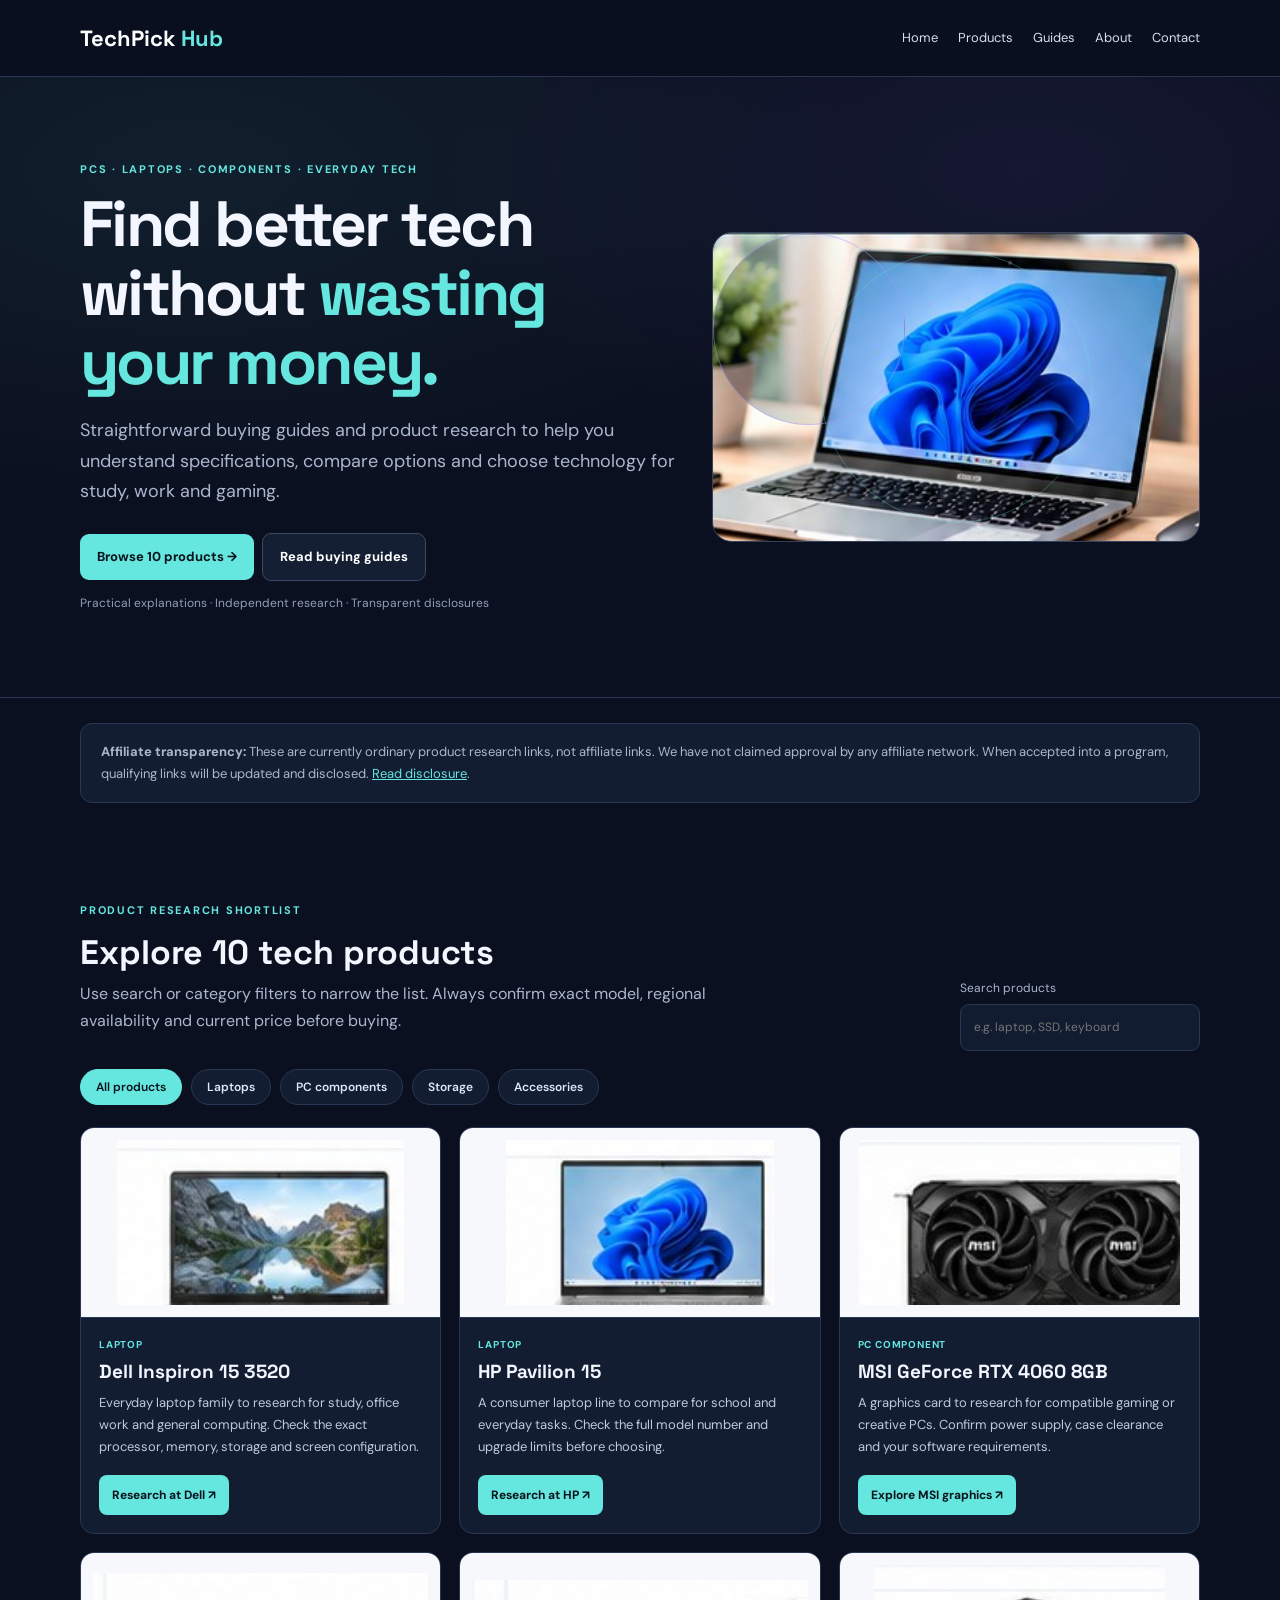
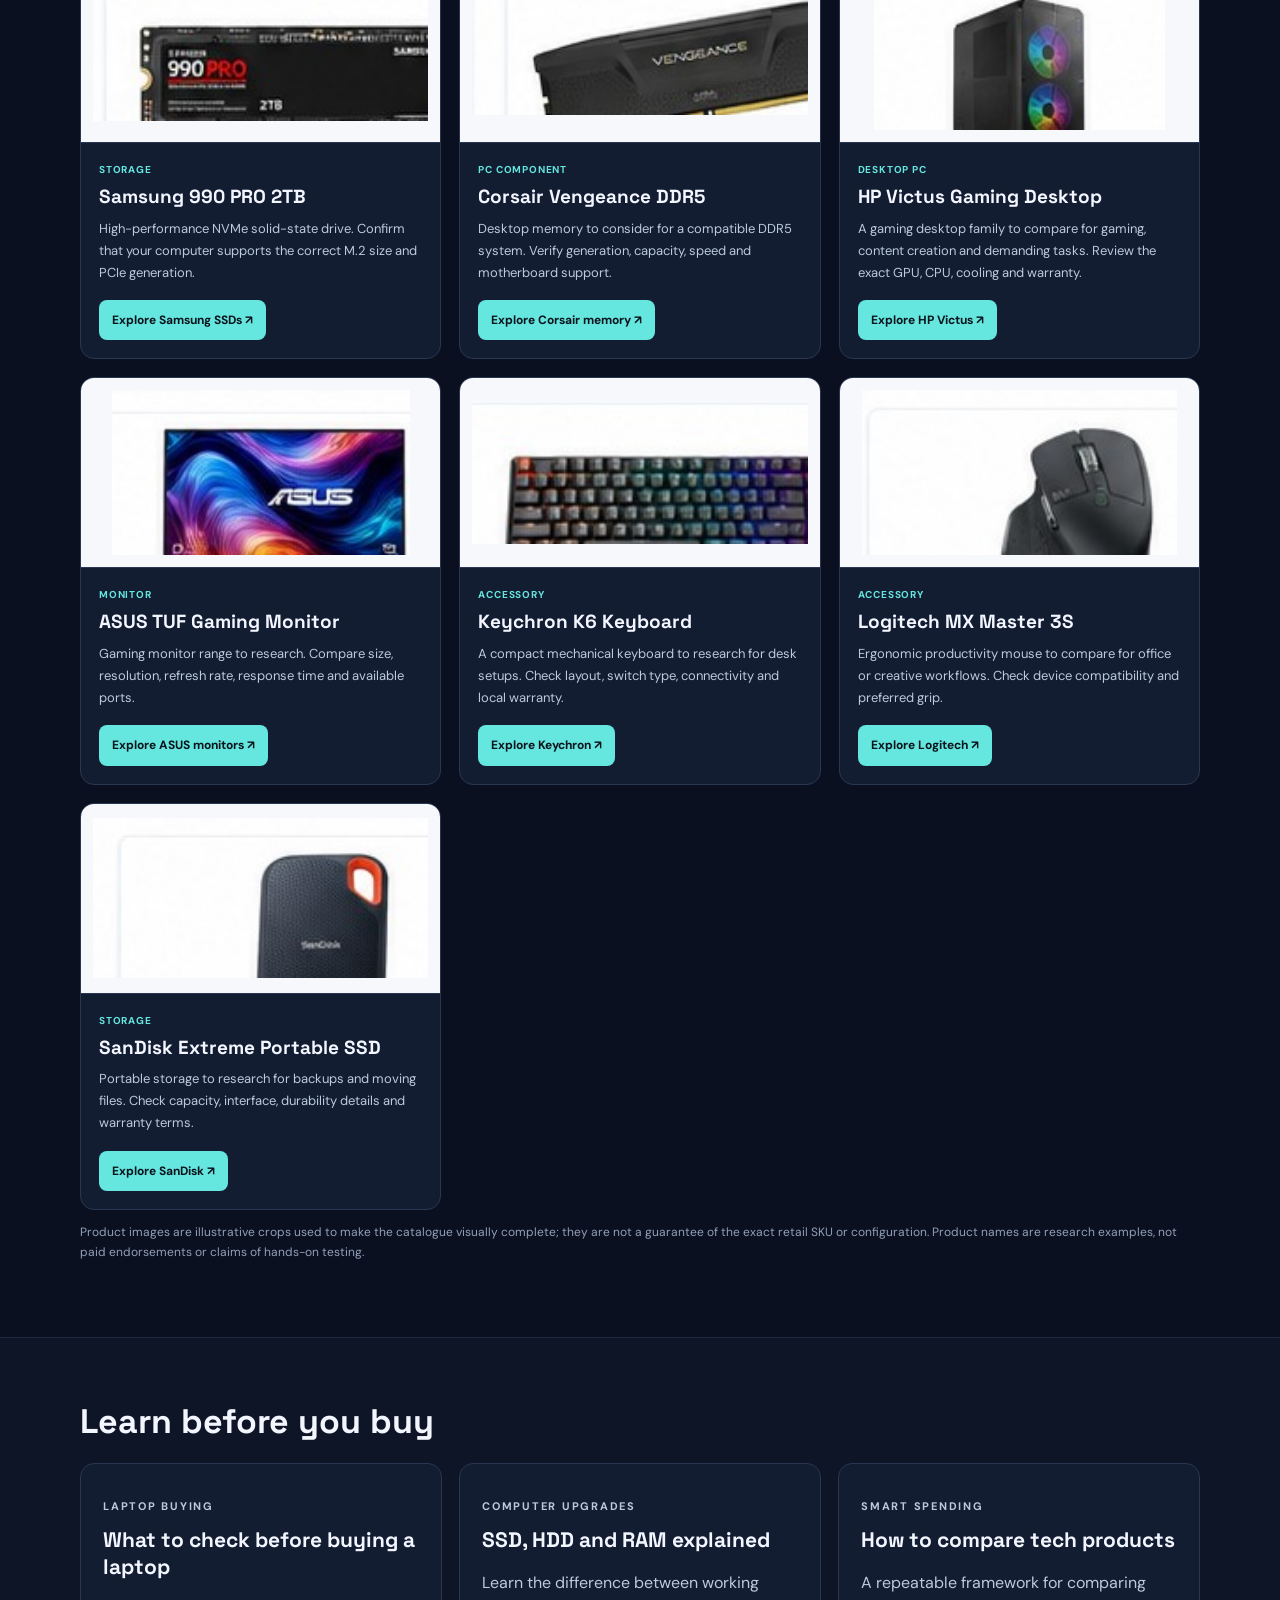
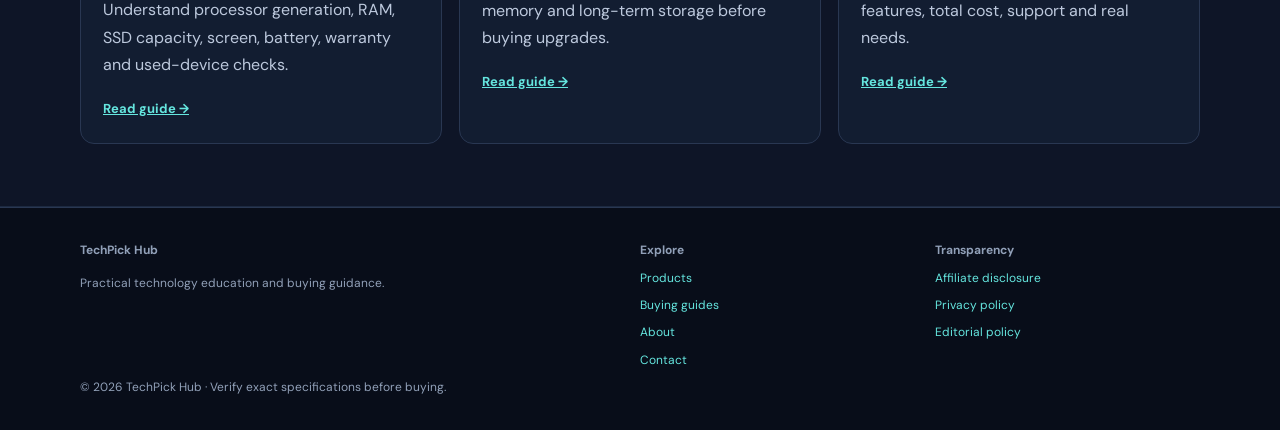
<file: index.html>
<!doctype html>
<html lang="en">
<head>
<meta charset="utf-8"><meta name="viewport" content="width=device-width,initial-scale=1">
<title>TechPick Hub | Laptop, PC & Tech Buying Guides</title>
<meta name="description" content="Explore laptop, PC component, storage and accessory buying guides with practical product comparisons from TechPick Hub.">
<meta name="robots" content="index,follow">
<link rel="canonical" href="https://kennykepha2006b-gif.github.io/techpick-hub/">
<meta name="theme-color" content="#0b1020"><link rel="stylesheet" href="styles.css">
</head>
<body>
<header class="site-header"><div class="container nav">
<a class="brand" href="index.html">TechPick <b>Hub</b></a>
<nav><a href="index.html">Home</a><a href="#products">Products</a><a href="guides.html">Guides</a><a href="about.html">About</a><a href="contact.html">Contact</a></nav>
</div></header>
<main>
<section class="hero"><div class="container hero-grid">
<div><p class="eyebrow">PCs · Laptops · Components · Everyday tech</p>
<h1>Find better tech without <span>wasting your money.</span></h1>
<p class="lead">Straightforward buying guides and product research to help you understand specifications, compare options and choose technology for study, work and gaming.</p>
<a class="btn" href="#products">Browse 10 products →</a><a class="btn alt" href="guides.html">Read buying guides</a>
<p class="small">Practical explanations · Independent research · Transparent disclosures</p></div>
<div class="hero-art hero-photo" role="img" aria-label="Laptop on a desk with computer accessories"></div>
</div></section>
<div class="container strip"><b>Affiliate transparency:</b> These are currently ordinary product research links, not affiliate links. We have not claimed approval by any affiliate network. When accepted into a program, qualifying links will be updated and disclosed. <a href="affiliate-disclosure.html">Read disclosure</a>.</div>
<section class="section container" id="products">
<div class="product-heading"><div><p class="eyebrow">Product research shortlist</p><h2>Explore 10 tech products</h2><p class="muted">Use search or category filters to narrow the list. Always confirm exact model, regional availability and current price before buying.</p></div>
<label class="search-label" for="product-search">Search products<input id="product-search" type="search" placeholder="e.g. laptop, SSD, keyboard"></label></div>
<div class="filters" role="group" aria-label="Filter products by category">
<button class="filter active" data-filter="all">All products</button><button class="filter" data-filter="laptops">Laptops</button><button class="filter" data-filter="components">PC components</button><button class="filter" data-filter="storage">Storage</button><button class="filter" data-filter="accessories">Accessories</button>
</div>
<div class="product-grid" id="product-grid">
<article class="product-card" data-category="laptops" data-search="dell inspiron 15 3520 laptop study office">
<img src="images/products/dell-inspiron-15.jpg" alt="Illustrative laptop product image" loading="lazy"><div class="product-body"><span class="tag">Laptop</span><h3>Dell Inspiron 15 3520</h3><p>Everyday laptop family to research for study, office work and general computing. Check the exact processor, memory, storage and screen configuration.</p><a class="product-link" href="https://www.dell.com/" target="_blank" rel="noopener noreferrer">Research at Dell ↗</a></div></article>
<article class="product-card" data-category="laptops" data-search="hp pavilion 15 laptop students work">
<img src="images/products/hp-pavilion-15.jpg" alt="Illustrative silver laptop product image" loading="lazy"><div class="product-body"><span class="tag">Laptop</span><h3>HP Pavilion 15</h3><p>A consumer laptop line to compare for school and everyday tasks. Check the full model number and upgrade limits before choosing.</p><a class="product-link" href="https://www.hp.com/" target="_blank" rel="noopener noreferrer">Research at HP ↗</a></div></article>
<article class="product-card" data-category="components" data-search="msi geforce rtx 4060 graphics card gpu gaming">
<img src="images/products/msi-rtx-4060.jpg" alt="Illustrative dual-fan graphics card product image" loading="lazy"><div class="product-body"><span class="tag">PC component</span><h3>MSI GeForce RTX 4060 8GB</h3><p>A graphics card to research for compatible gaming or creative PCs. Confirm power supply, case clearance and your software requirements.</p><a class="product-link" href="https://www.msi.com/Graphics-Cards" target="_blank" rel="noopener noreferrer">Explore MSI graphics ↗</a></div></article>
<article class="product-card" data-category="storage" data-search="samsung 990 pro 2tb nvme ssd storage">
<img src="images/products/samsung-990-pro.jpg" alt="Illustrative M.2 NVMe solid-state drive product image" loading="lazy"><div class="product-body"><span class="tag">Storage</span><h3>Samsung 990 PRO 2TB</h3><p>High-performance NVMe solid-state drive. Confirm that your computer supports the correct M.2 size and PCIe generation.</p><a class="product-link" href="https://www.samsung.com/semiconductor/minisite/ssd/" target="_blank" rel="noopener noreferrer">Explore Samsung SSDs ↗</a></div></article>
<article class="product-card" data-category="components" data-search="corsair vengeance ddr5 16gb ram memory">
<img src="images/products/corsair-ddr5.jpg" alt="Illustrative desktop memory module product image" loading="lazy"><div class="product-body"><span class="tag">PC component</span><h3>Corsair Vengeance DDR5</h3><p>Desktop memory to consider for a compatible DDR5 system. Verify generation, capacity, speed and motherboard support.</p><a class="product-link" href="https://www.corsair.com/" target="_blank" rel="noopener noreferrer">Explore Corsair memory ↗</a></div></article>
<article class="product-card" data-category="components" data-search="hp victus gaming desktop pc gaming computer">
<img src="images/products/hp-victus-desktop.jpg" alt="Illustrative gaming desktop computer product image" loading="lazy"><div class="product-body"><span class="tag">Desktop PC</span><h3>HP Victus Gaming Desktop</h3><p>A gaming desktop family to compare for gaming, content creation and demanding tasks. Review the exact GPU, CPU, cooling and warranty.</p><a class="product-link" href="https://www.hp.com/us-en/shop/victus" target="_blank" rel="noopener noreferrer">Explore HP Victus ↗</a></div></article>
<article class="product-card" data-category="accessories" data-search="asus tuf gaming monitor 24 inch display">
<img src="images/products/asus-tuf-monitor.jpg" alt="Illustrative gaming monitor product image" loading="lazy"><div class="product-body"><span class="tag">Monitor</span><h3>ASUS TUF Gaming Monitor</h3><p>Gaming monitor range to research. Compare size, resolution, refresh rate, response time and available ports.</p><a class="product-link" href="https://www.asus.com/displays-desktops/monitors/all-series/filter?Series= TUF-Gaming" target="_blank" rel="noopener noreferrer">Explore ASUS monitors ↗</a></div></article>
<article class="product-card" data-category="accessories" data-search="keychron k6 mechanical keyboard wireless">
<img src="images/products/keychron-k6.jpg" alt="Illustrative compact mechanical keyboard product image" loading="lazy"><div class="product-body"><span class="tag">Accessory</span><h3>Keychron K6 Keyboard</h3><p>A compact mechanical keyboard to research for desk setups. Check layout, switch type, connectivity and local warranty.</p><a class="product-link" href="https://www.keychron.com/" target="_blank" rel="noopener noreferrer">Explore Keychron ↗</a></div></article>
<article class="product-card" data-category="accessories" data-search="logitech mx master 3s mouse wireless productivity">
<img src="images/products/logitech-mx-master.jpg" alt="Illustrative ergonomic wireless mouse product image" loading="lazy"><div class="product-body"><span class="tag">Accessory</span><h3>Logitech MX Master 3S</h3><p>Ergonomic productivity mouse to compare for office or creative workflows. Check device compatibility and preferred grip.</p><a class="product-link" href="https://www.logitech.com/" target="_blank" rel="noopener noreferrer">Explore Logitech ↗</a></div></article>
<article class="product-card" data-category="storage" data-search="sandisk extreme portable ssd 1tb external storage">
<img src="images/products/sandisk-extreme-ssd.jpg" alt="Illustrative portable external solid-state drive product image" loading="lazy"><div class="product-body"><span class="tag">Storage</span><h3>SanDisk Extreme Portable SSD</h3><p>Portable storage to research for backups and moving files. Check capacity, interface, durability details and warranty terms.</p><a class="product-link" href="https://www.westerndigital.com/brand/sandisk" target="_blank" rel="noopener noreferrer">Explore SanDisk ↗</a></div></article>
</div>
<p id="no-results" class="notice" hidden>No products match that search. Try another word or category.</p>
<p class="small">Product images are illustrative crops used to make the catalogue visually complete; they are not a guarantee of the exact retail SKU or configuration. Product names are research examples, not paid endorsements or claims of hands-on testing.</p>
</section>
<section class="section alt"><div class="container"><h2>Learn before you buy</h2><div class="grid">
<article class="card"><p class="tag">Laptop buying</p><h3>What to check before buying a laptop</h3><p>Understand processor generation, RAM, SSD capacity, screen, battery, warranty and used-device checks.</p><a href="guides/laptop-buying-guide.html">Read guide →</a></article>
<article class="card"><p class="tag">Computer upgrades</p><h3>SSD, HDD and RAM explained</h3><p>Learn the difference between working memory and long-term storage before buying upgrades.</p><a href="guides/ssd-and-ram-guide.html">Read guide →</a></article>
<article class="card"><p class="tag">Smart spending</p><h3>How to compare tech products</h3><p>A repeatable framework for comparing features, total cost, support and real needs.</p><a href="guides/compare-tech-guide.html">Read guide →</a></article>
</div></div></section>
</main>
<footer class="footer"><div class="container footgrid"><div><b>TechPick Hub</b><p>Practical technology education and buying guidance.</p></div><div><b>Explore</b><a href="#products">Products</a><a href="guides.html">Buying guides</a><a href="about.html">About</a><a href="contact.html">Contact</a></div><div><b>Transparency</b><a href="affiliate-disclosure.html">Affiliate disclosure</a><a href="privacy-policy.html">Privacy policy</a><a href="editorial-policy.html">Editorial policy</a></div></div><div class="container small">© <span id="year">2026</span> TechPick Hub · Verify exact specifications before buying.</div><script src="script.js"></script></footer>
</body></html>
</file>
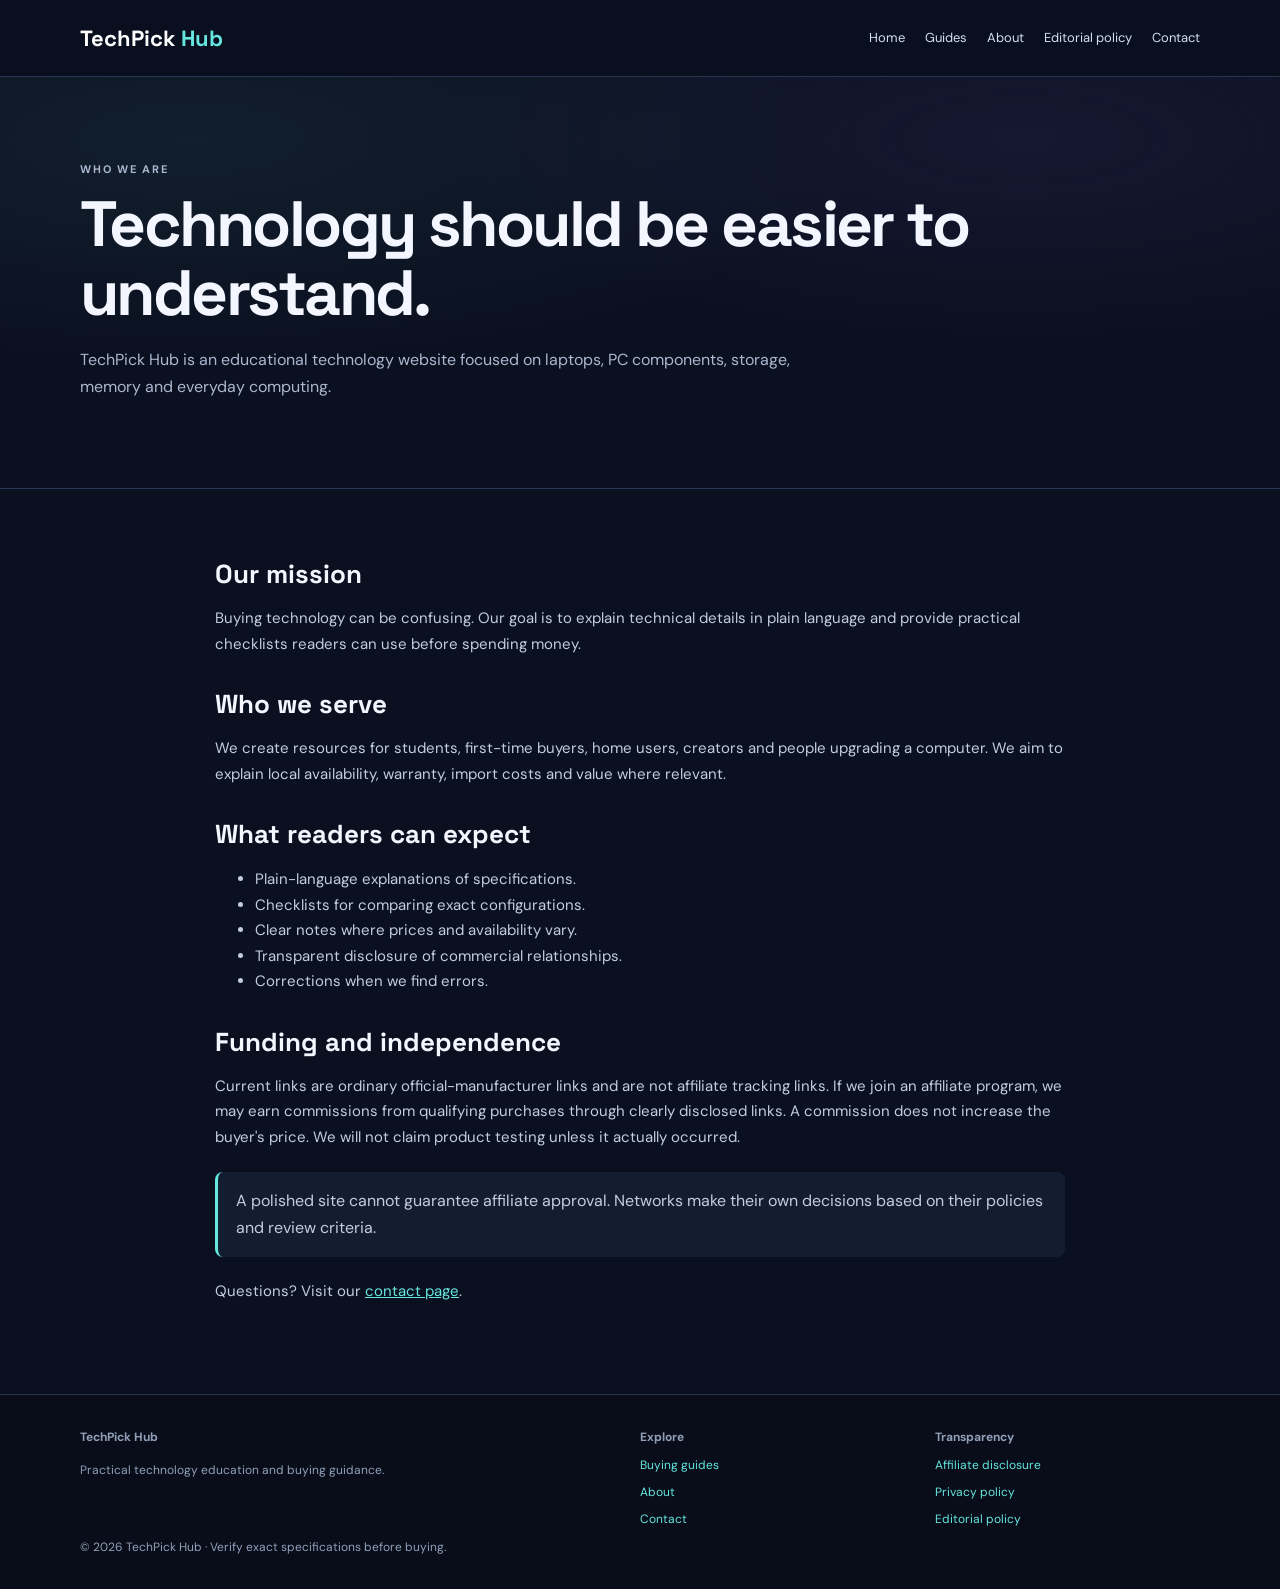
<file: about.html>
<!doctype html><html lang="en"><head><meta charset="utf-8"><meta name="viewport" content="width=device-width,initial-scale=1"><title>About TechPick Hub | TechPick Hub</title><meta name="description" content="Learn about TechPick Hub's technology education mission."><meta name="robots" content="index,follow"><link rel="canonical" href="https://kennykepha2006b-gif.github.io/techpick-hub/about.html"><meta name="theme-color" content="#0b1020"><link rel="stylesheet" href="styles.css"></head><body><header class="site-header"><div class="container nav"><a class="brand" href="index.html">TechPick <b>Hub</b></a><nav><a href="index.html">Home</a><a href="guides.html">Guides</a><a href="about.html">About</a><a href="editorial-policy.html">Editorial policy</a><a href="contact.html">Contact</a></nav></div></header><section class="pagehero"><div class="container"><p class="eyebrow">Who we are</p><h1>Technology should be easier to understand.</h1><p>TechPick Hub is an educational technology website focused on laptops, PC components, storage, memory and everyday computing.</p></div></section><article class="container content"><h2>Our mission</h2><p>Buying technology can be confusing. Our goal is to explain technical details in plain language and provide practical checklists readers can use before spending money.</p><h2>Who we serve</h2><p>We create resources for students, first-time buyers, home users, creators and people upgrading a computer. We aim to explain local availability, warranty, import costs and value where relevant.</p><h2>What readers can expect</h2><ul><li>Plain-language explanations of specifications.</li><li>Checklists for comparing exact configurations.</li><li>Clear notes where prices and availability vary.</li><li>Transparent disclosure of commercial relationships.</li><li>Corrections when we find errors.</li></ul><h2>Funding and independence</h2><p>Current links are ordinary official-manufacturer links and are not affiliate tracking links. If we join an affiliate program, we may earn commissions from qualifying purchases through clearly disclosed links. A commission does not increase the buyer's price. We will not claim product testing unless it actually occurred.</p><div class="notice">A polished site cannot guarantee affiliate approval. Networks make their own decisions based on their policies and review criteria.</div><p>Questions? Visit our <a href="contact.html">contact page</a>.</article><footer class="footer"><div class="container footgrid"><div><b>TechPick Hub</b><p>Practical technology education and buying guidance.</p></div><div><b>Explore</b><a href="guides.html">Buying guides</a><a href="about.html">About</a><a href="contact.html">Contact</a></div><div><b>Transparency</b><a href="affiliate-disclosure.html">Affiliate disclosure</a><a href="privacy-policy.html">Privacy policy</a><a href="editorial-policy.html">Editorial policy</a></div></div><div class="container small">© <span id="year">2026</span> TechPick Hub · Verify exact specifications before buying.</div><script src="script.js"></script></footer></body></html>
</file>
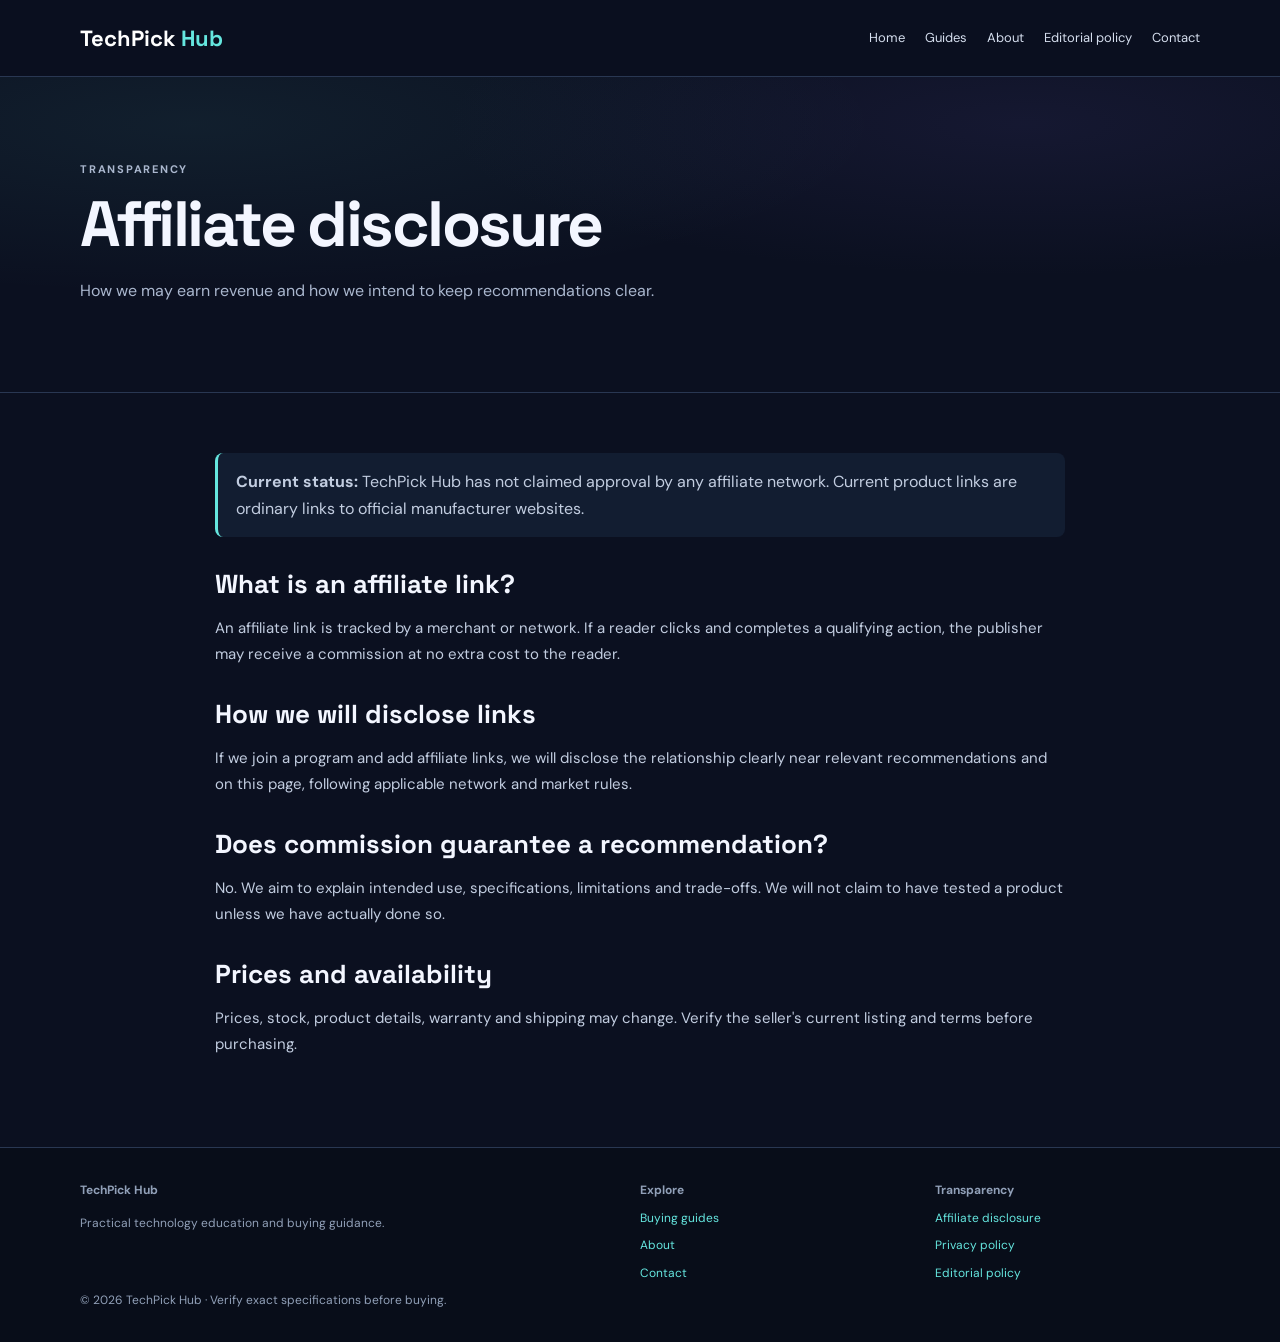
<file: affiliate-disclosure.html>
<!doctype html><html lang="en"><head><meta charset="utf-8"><meta name="viewport" content="width=device-width,initial-scale=1"><title>Affiliate Disclosure | TechPick Hub</title><meta name="description" content="How TechPick Hub handles affiliate links, commissions and commercial relationships."><meta name="robots" content="index,follow"><link rel="canonical" href="https://kennykepha2006b-gif.github.io/techpick-hub/affiliate-disclosure.html"><meta name="theme-color" content="#0b1020"><link rel="stylesheet" href="styles.css"></head><body><header class="site-header"><div class="container nav"><a class="brand" href="index.html">TechPick <b>Hub</b></a><nav><a href="index.html">Home</a><a href="guides.html">Guides</a><a href="about.html">About</a><a href="editorial-policy.html">Editorial policy</a><a href="contact.html">Contact</a></nav></div></header><section class="pagehero"><div class="container"><p class="eyebrow">Transparency</p><h1>Affiliate disclosure</h1><p>How we may earn revenue and how we intend to keep recommendations clear.</p></div></section><article class="container content"><div class="notice"><b>Current status:</b> TechPick Hub has not claimed approval by any affiliate network. Current product links are ordinary links to official manufacturer websites.</div><h2>What is an affiliate link?</h2><p>An affiliate link is tracked by a merchant or network. If a reader clicks and completes a qualifying action, the publisher may receive a commission at no extra cost to the reader.</p><h2>How we will disclose links</h2><p>If we join a program and add affiliate links, we will disclose the relationship clearly near relevant recommendations and on this page, following applicable network and market rules.</p><h2>Does commission guarantee a recommendation?</h2><p>No. We aim to explain intended use, specifications, limitations and trade-offs. We will not claim to have tested a product unless we have actually done so.</p><h2>Prices and availability</h2><p>Prices, stock, product details, warranty and shipping may change. Verify the seller's current listing and terms before purchasing.</article><footer class="footer"><div class="container footgrid"><div><b>TechPick Hub</b><p>Practical technology education and buying guidance.</p></div><div><b>Explore</b><a href="guides.html">Buying guides</a><a href="about.html">About</a><a href="contact.html">Contact</a></div><div><b>Transparency</b><a href="affiliate-disclosure.html">Affiliate disclosure</a><a href="privacy-policy.html">Privacy policy</a><a href="editorial-policy.html">Editorial policy</a></div></div><div class="container small">© <span id="year">2026</span> TechPick Hub · Verify exact specifications before buying.</div><script src="script.js"></script></footer></body></html>
</file>
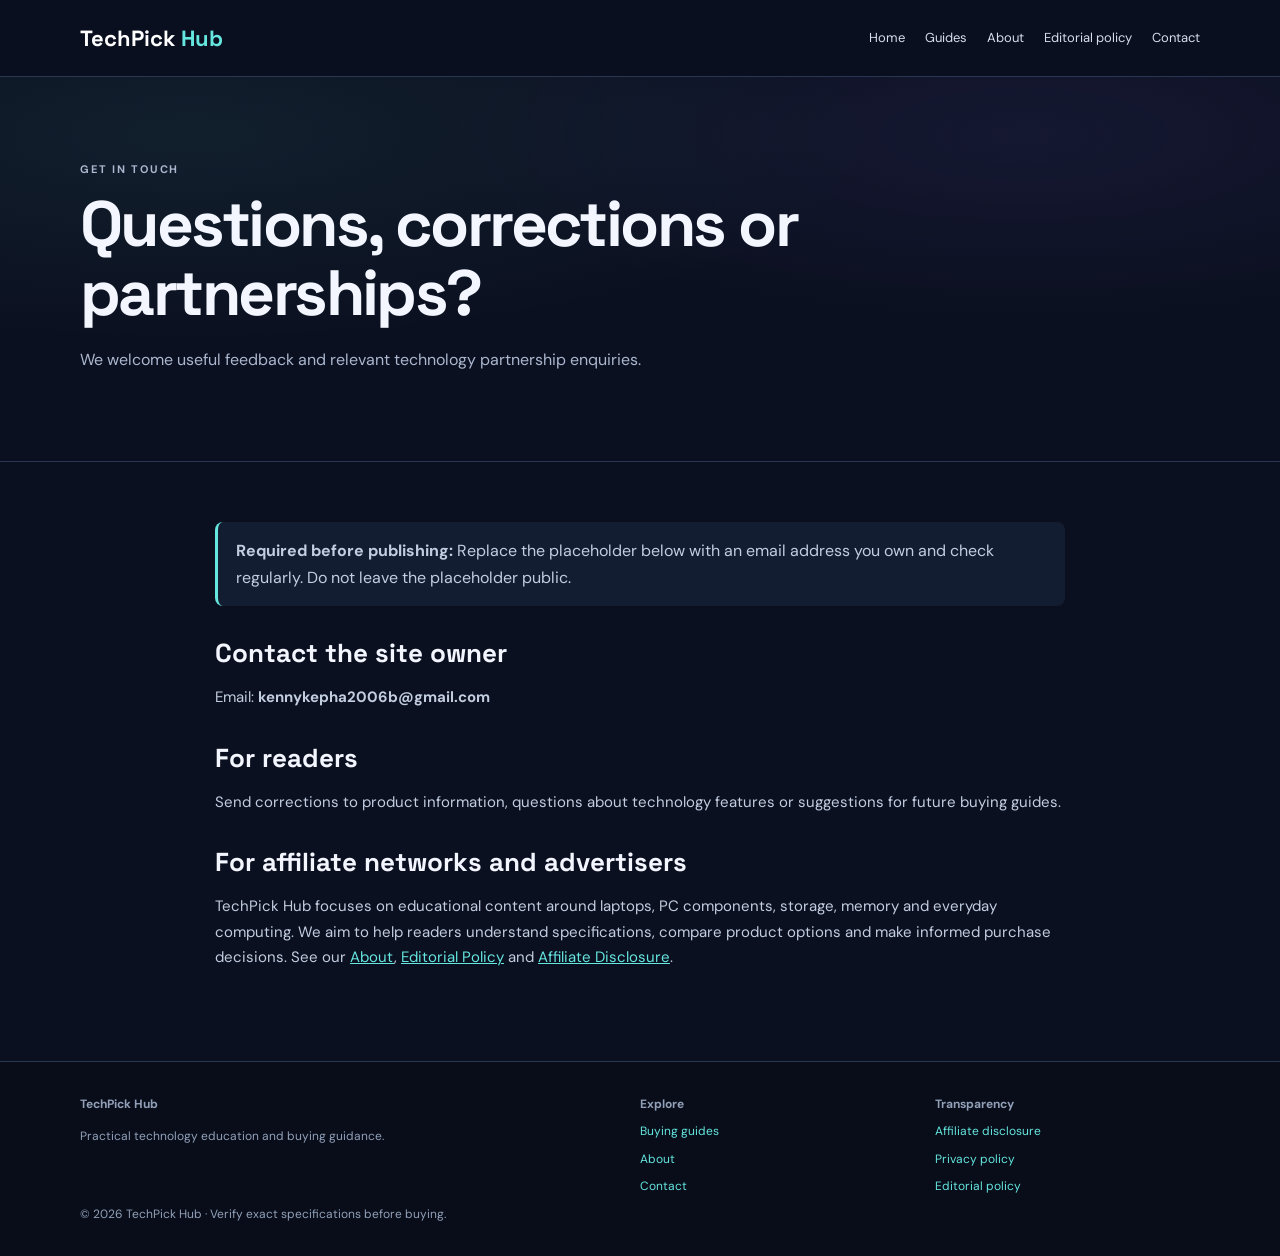
<file: contact.html>
<!doctype html><html lang="en"><head><meta charset="utf-8"><meta name="viewport" content="width=device-width,initial-scale=1"><title>Contact TechPick Hub | TechPick Hub</title><meta name="description" content="Contact TechPick Hub about corrections, questions or partnership enquiries."><meta name="robots" content="index,follow"><link rel="canonical" href="https://kennykepha2006b-gif.github.io/techpick-hub/contact.html"><meta name="theme-color" content="#0b1020"><link rel="stylesheet" href="styles.css"></head><body><header class="site-header"><div class="container nav"><a class="brand" href="index.html">TechPick <b>Hub</b></a><nav><a href="index.html">Home</a><a href="guides.html">Guides</a><a href="about.html">About</a><a href="editorial-policy.html">Editorial policy</a><a href="contact.html">Contact</a></nav></div></header><section class="pagehero"><div class="container"><p class="eyebrow">Get in touch</p><h1>Questions, corrections or partnerships?</h1><p>We welcome useful feedback and relevant technology partnership enquiries.</p></div></section><article class="container content"><div class="notice"><b>Required before publishing:</b> Replace the placeholder below with an email address you own and check regularly. Do not leave the placeholder public.</div><h2>Contact the site owner</h2><p>Email: <b>kennykepha2006b@gmail.com</b></p><h2>For readers</h2><p>Send corrections to product information, questions about technology features or suggestions for future buying guides.</p><h2>For affiliate networks and advertisers</h2><p>TechPick Hub focuses on educational content around laptops, PC components, storage, memory and everyday computing. We aim to help readers understand specifications, compare product options and make informed purchase decisions. See our <a href="about.html">About</a>, <a href="editorial-policy.html">Editorial Policy</a> and <a href="affiliate-disclosure.html">Affiliate Disclosure</a>.</article><footer class="footer"><div class="container footgrid"><div><b>TechPick Hub</b><p>Practical technology education and buying guidance.</p></div><div><b>Explore</b><a href="guides.html">Buying guides</a><a href="about.html">About</a><a href="contact.html">Contact</a></div><div><b>Transparency</b><a href="affiliate-disclosure.html">Affiliate disclosure</a><a href="privacy-policy.html">Privacy policy</a><a href="editorial-policy.html">Editorial policy</a></div></div><div class="container small">© <span id="year">2026</span> TechPick Hub · Verify exact specifications before buying.</div><script src="script.js"></script></footer></body></html>
</file>
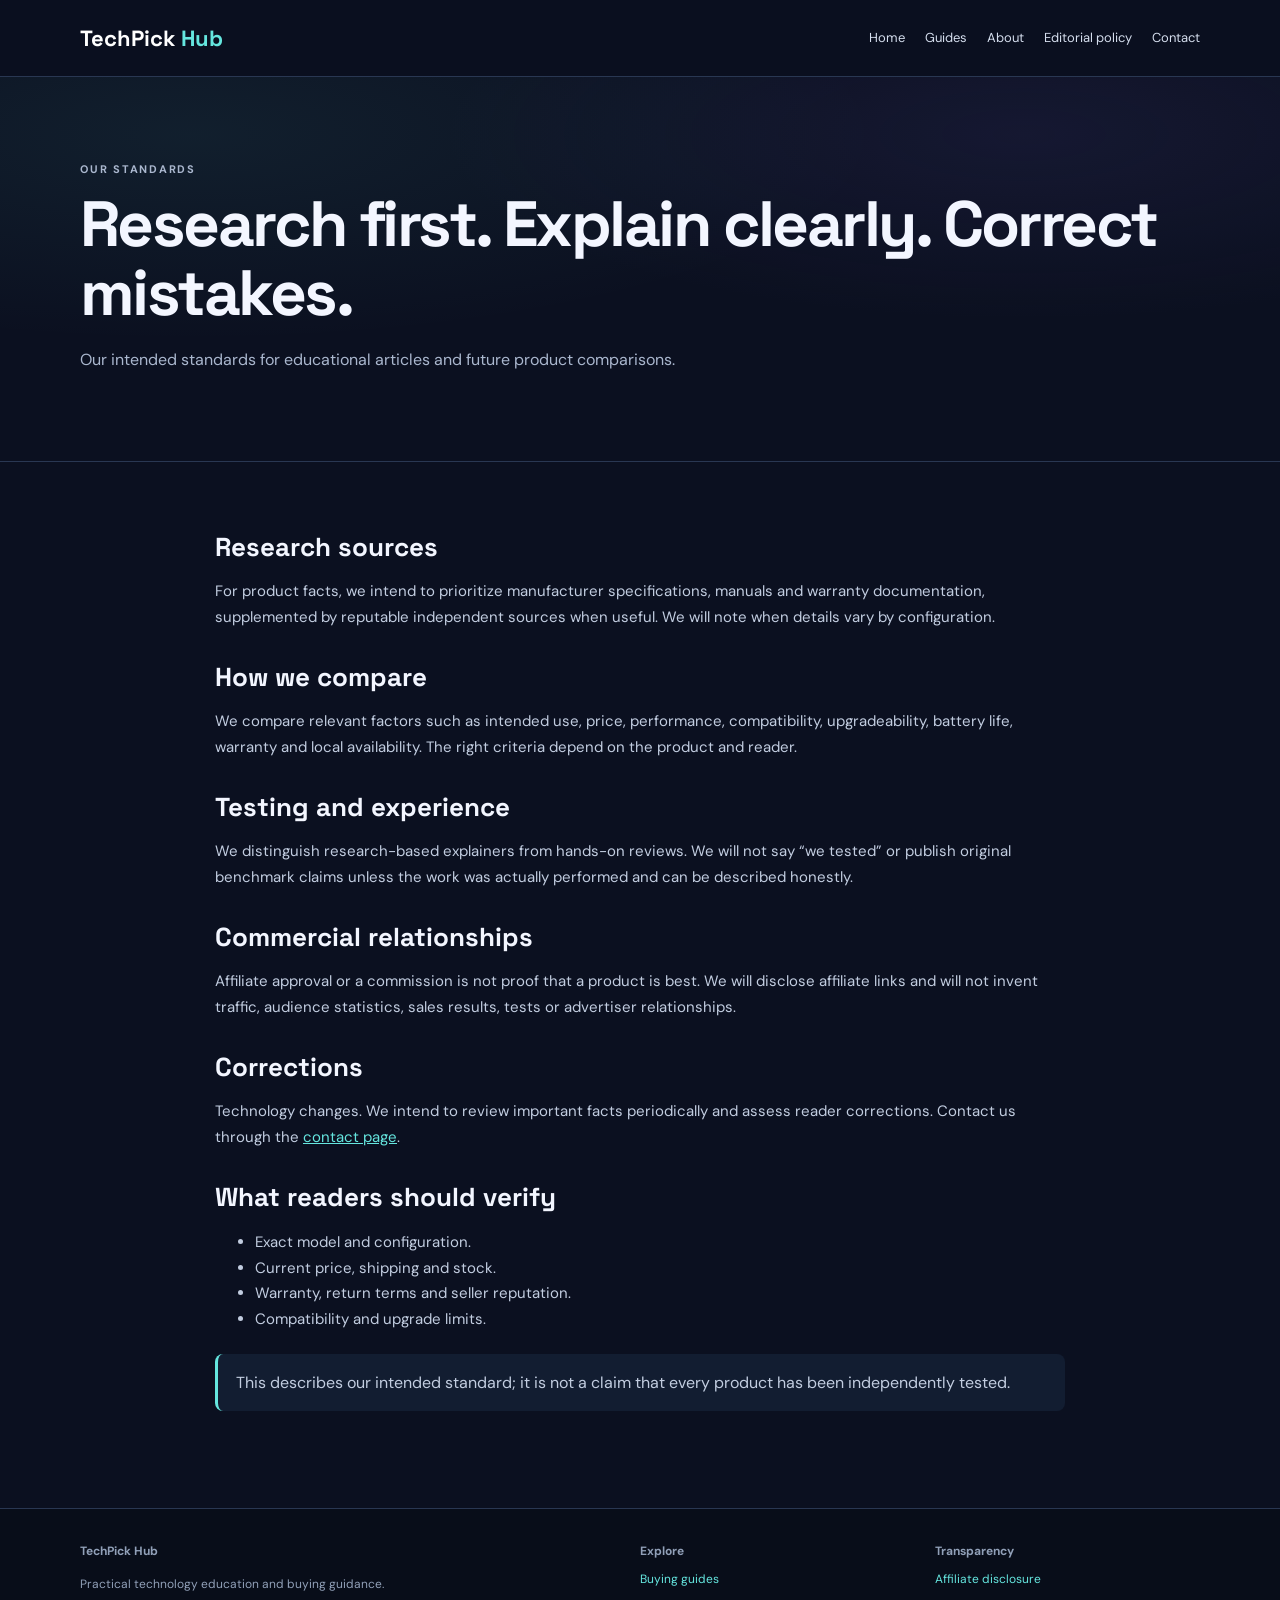
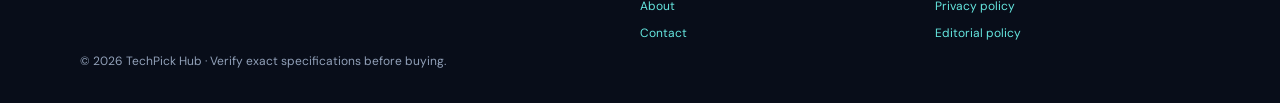
<file: editorial-policy.html>
<!doctype html><html lang="en"><head><meta charset="utf-8"><meta name="viewport" content="width=device-width,initial-scale=1"><title>Editorial Policy | TechPick Hub</title><meta name="description" content="TechPick Hub's approach to researching and updating technology buying guides."><meta name="robots" content="index,follow"><link rel="canonical" href="https://kennykepha2006b-gif.github.io/techpick-hub/editorial-policy.html"><meta name="theme-color" content="#0b1020"><link rel="stylesheet" href="styles.css"></head><body><header class="site-header"><div class="container nav"><a class="brand" href="index.html">TechPick <b>Hub</b></a><nav><a href="index.html">Home</a><a href="guides.html">Guides</a><a href="about.html">About</a><a href="editorial-policy.html">Editorial policy</a><a href="contact.html">Contact</a></nav></div></header><section class="pagehero"><div class="container"><p class="eyebrow">Our standards</p><h1>Research first. Explain clearly. Correct mistakes.</h1><p>Our intended standards for educational articles and future product comparisons.</p></div></section><article class="container content"><h2>Research sources</h2><p>For product facts, we intend to prioritize manufacturer specifications, manuals and warranty documentation, supplemented by reputable independent sources when useful. We will note when details vary by configuration.</p><h2>How we compare</h2><p>We compare relevant factors such as intended use, price, performance, compatibility, upgradeability, battery life, warranty and local availability. The right criteria depend on the product and reader.</p><h2>Testing and experience</h2><p>We distinguish research-based explainers from hands-on reviews. We will not say “we tested” or publish original benchmark claims unless the work was actually performed and can be described honestly.</p><h2>Commercial relationships</h2><p>Affiliate approval or a commission is not proof that a product is best. We will disclose affiliate links and will not invent traffic, audience statistics, sales results, tests or advertiser relationships.</p><h2>Corrections</h2><p>Technology changes. We intend to review important facts periodically and assess reader corrections. Contact us through the <a href="contact.html">contact page</a>.</p><h2>What readers should verify</h2><ul><li>Exact model and configuration.</li><li>Current price, shipping and stock.</li><li>Warranty, return terms and seller reputation.</li><li>Compatibility and upgrade limits.</li></ul><div class="notice">This describes our intended standard; it is not a claim that every product has been independently tested.</div></article><footer class="footer"><div class="container footgrid"><div><b>TechPick Hub</b><p>Practical technology education and buying guidance.</p></div><div><b>Explore</b><a href="guides.html">Buying guides</a><a href="about.html">About</a><a href="contact.html">Contact</a></div><div><b>Transparency</b><a href="affiliate-disclosure.html">Affiliate disclosure</a><a href="privacy-policy.html">Privacy policy</a><a href="editorial-policy.html">Editorial policy</a></div></div><div class="container small">© <span id="year">2026</span> TechPick Hub · Verify exact specifications before buying.</div><script src="script.js"></script></footer></body></html>
</file>
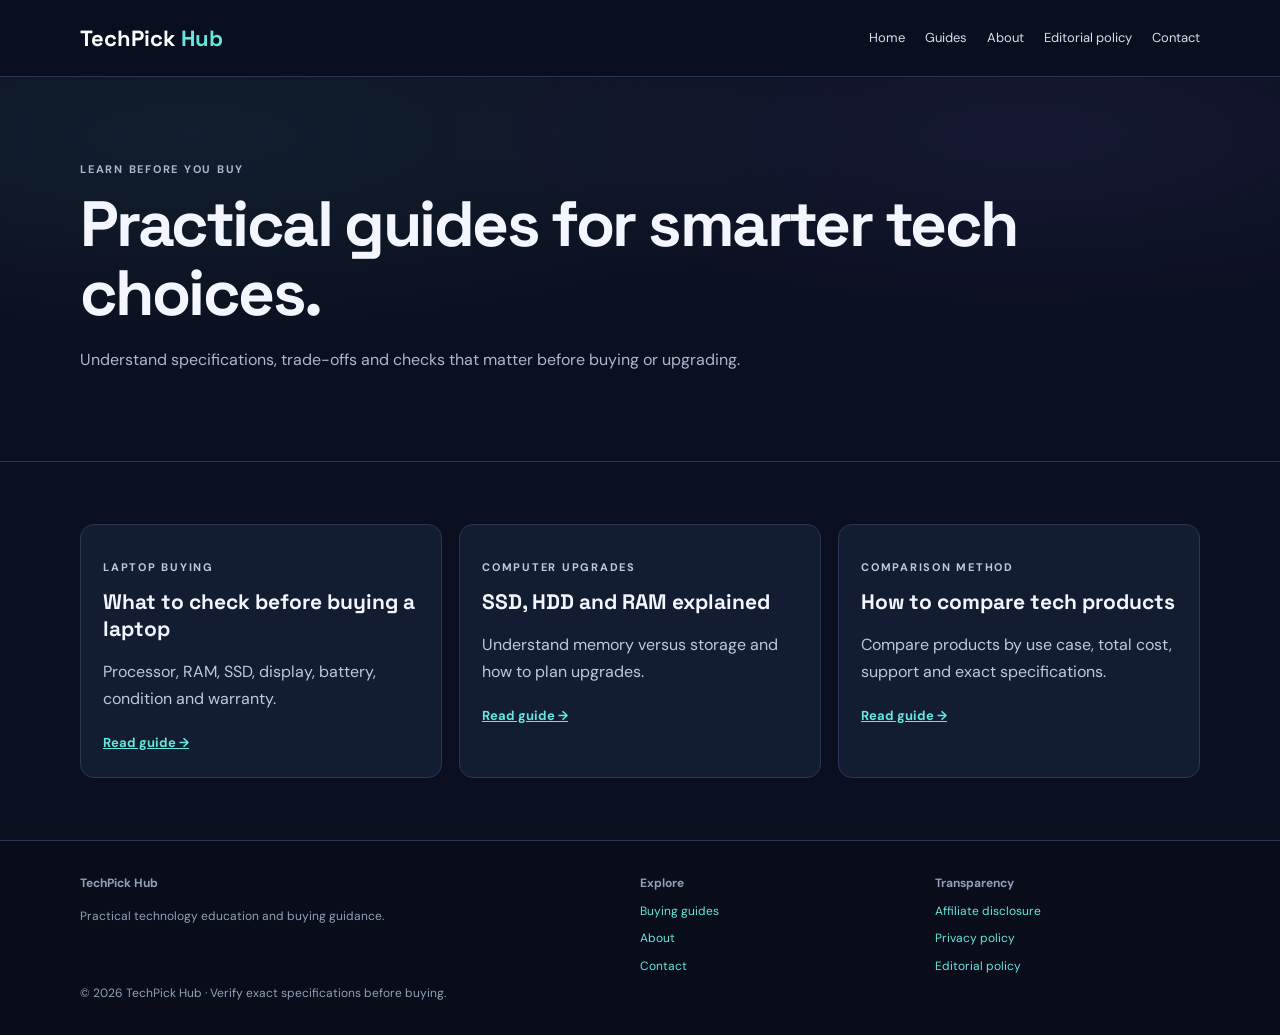
<file: guides.html>
<!doctype html><html lang="en"><head><meta charset="utf-8"><meta name="viewport" content="width=device-width,initial-scale=1"><title>Buying Guides | TechPick Hub</title><meta name="description" content="Practical laptop, computer upgrade and technology comparison guides."><meta name="robots" content="index,follow"><link rel="canonical" href="https://kennykepha2006b-gif.github.io/techpick-hub/guides.html"><meta name="theme-color" content="#0b1020"><link rel="stylesheet" href="styles.css"></head><body><header class="site-header"><div class="container nav"><a class="brand" href="index.html">TechPick <b>Hub</b></a><nav><a href="index.html">Home</a><a href="guides.html">Guides</a><a href="about.html">About</a><a href="editorial-policy.html">Editorial policy</a><a href="contact.html">Contact</a></nav></div></header><section class="pagehero"><div class="container"><p class="eyebrow">Learn before you buy</p><h1>Practical guides for smarter tech choices.</h1><p>Understand specifications, trade-offs and checks that matter before buying or upgrading.</p></div></section><section class="container section"><div class="grid"><article class="card"><p class="tag">Laptop buying</p><h3>What to check before buying a laptop</h3><p>Processor, RAM, SSD, display, battery, condition and warranty.</p><a href="guides/laptop-buying-guide.html">Read guide →</a></article><article class="card"><p class="tag">Computer upgrades</p><h3>SSD, HDD and RAM explained</h3><p>Understand memory versus storage and how to plan upgrades.</p><a href="guides/ssd-and-ram-guide.html">Read guide →</a></article><article class="card"><p class="tag">Comparison method</p><h3>How to compare tech products</h3><p>Compare products by use case, total cost, support and exact specifications.</p><a href="guides/compare-tech-guide.html">Read guide →</a></article></div></section><footer class="footer"><div class="container footgrid"><div><b>TechPick Hub</b><p>Practical technology education and buying guidance.</p></div><div><b>Explore</b><a href="guides.html">Buying guides</a><a href="about.html">About</a><a href="contact.html">Contact</a></div><div><b>Transparency</b><a href="affiliate-disclosure.html">Affiliate disclosure</a><a href="privacy-policy.html">Privacy policy</a><a href="editorial-policy.html">Editorial policy</a></div></div><div class="container small">© <span id="year">2026</span> TechPick Hub · Verify exact specifications before buying.</div><script src="script.js"></script></footer></body></html>
</file>
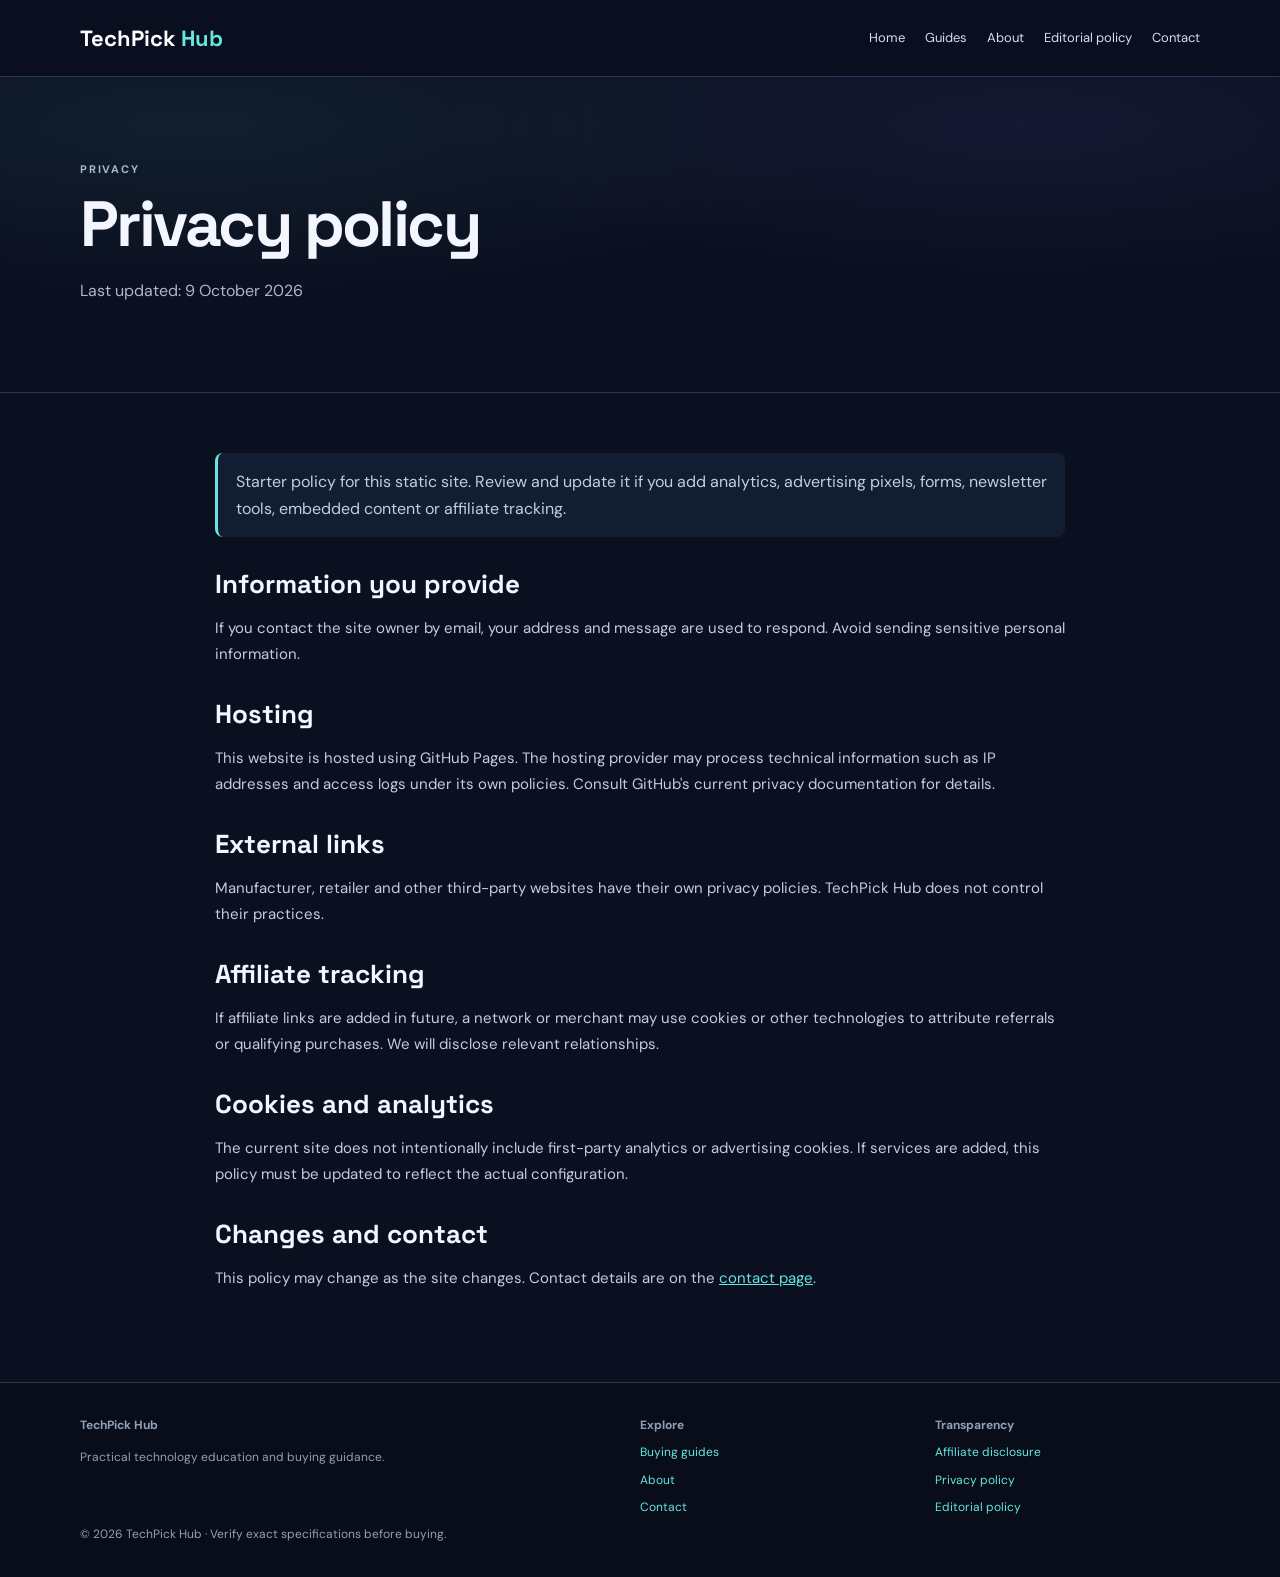
<file: privacy-policy.html>
<!doctype html><html lang="en"><head><meta charset="utf-8"><meta name="viewport" content="width=device-width,initial-scale=1"><title>Privacy Policy | TechPick Hub</title><meta name="description" content="Privacy information for visitors to TechPick Hub."><meta name="robots" content="index,follow"><link rel="canonical" href="https://kennykepha2006b-gif.github.io/techpick-hub/privacy-policy.html"><meta name="theme-color" content="#0b1020"><link rel="stylesheet" href="styles.css"></head><body><header class="site-header"><div class="container nav"><a class="brand" href="index.html">TechPick <b>Hub</b></a><nav><a href="index.html">Home</a><a href="guides.html">Guides</a><a href="about.html">About</a><a href="editorial-policy.html">Editorial policy</a><a href="contact.html">Contact</a></nav></div></header><section class="pagehero"><div class="container"><p class="eyebrow">Privacy</p><h1>Privacy policy</h1><p>Last updated: 9 October 2026</p></div></section><article class="container content"><div class="notice">Starter policy for this static site. Review and update it if you add analytics, advertising pixels, forms, newsletter tools, embedded content or affiliate tracking.</div><h2>Information you provide</h2><p>If you contact the site owner by email, your address and message are used to respond. Avoid sending sensitive personal information.</p><h2>Hosting</h2><p>This website is hosted using GitHub Pages. The hosting provider may process technical information such as IP addresses and access logs under its own policies. Consult GitHub's current privacy documentation for details.</p><h2>External links</h2><p>Manufacturer, retailer and other third-party websites have their own privacy policies. TechPick Hub does not control their practices.</p><h2>Affiliate tracking</h2><p>If affiliate links are added in future, a network or merchant may use cookies or other technologies to attribute referrals or qualifying purchases. We will disclose relevant relationships.</p><h2>Cookies and analytics</h2><p>The current site does not intentionally include first-party analytics or advertising cookies. If services are added, this policy must be updated to reflect the actual configuration.</p><h2>Changes and contact</h2><p>This policy may change as the site changes. Contact details are on the <a href="contact.html">contact page</a>.</article><footer class="footer"><div class="container footgrid"><div><b>TechPick Hub</b><p>Practical technology education and buying guidance.</p></div><div><b>Explore</b><a href="guides.html">Buying guides</a><a href="about.html">About</a><a href="contact.html">Contact</a></div><div><b>Transparency</b><a href="affiliate-disclosure.html">Affiliate disclosure</a><a href="privacy-policy.html">Privacy policy</a><a href="editorial-policy.html">Editorial policy</a></div></div><div class="container small">© <span id="year">2026</span> TechPick Hub · Verify exact specifications before buying.</div><script src="script.js"></script></footer></body></html>
</file>
<file: styles.css>
@import url('https://fonts.googleapis.com/css2?family=DM+Sans:wght@400;600;700&family=Space+Grotesk:wght@500;700&display=swap');:root{--bg:#0b1020;--panel:#121d31;--line:#293752;--text:#f3f6ff;--muted:#aab7ce;--cyan:#65e6df}*{box-sizing:border-box}body{margin:0;background:var(--bg);color:var(--text);font:16px/1.7 'DM Sans',Arial,sans-serif}a{color:var(--cyan)}.container{width:min(1120px,calc(100% - 36px));margin:auto}.site-header{border-bottom:1px solid var(--line);position:sticky;top:0;background:#0b1020f2;z-index:5}.nav{min-height:76px;display:flex;justify-content:space-between;align-items:center;gap:20px}.brand{font:700 22px 'Space Grotesk';color:white;text-decoration:none}.brand b{color:var(--cyan)}nav{display:flex;gap:20px;flex-wrap:wrap}nav a{font-size:13px;text-decoration:none;color:#d5deee}.hero,.pagehero{padding:72px 0;background:radial-gradient(ellipse at 80% 15%,#443c802e,transparent 40%),radial-gradient(ellipse at 15% 15%,#65e6df12,transparent 45%);border-bottom:1px solid var(--line)}.hero-grid{display:grid;grid-template-columns:1.1fr .9fr;gap:36px;align-items:center}.eyebrow,.tag{color:var(--cyan);font-size:11px;letter-spacing:.16em;text-transform:uppercase;font-weight:700}.hero h1,.pagehero h1{font:700 clamp(40px,5vw,64px)/1.08 'Space Grotesk';letter-spacing:-.04em;margin:10px 0 18px}.hero h1 span{color:var(--cyan)}.lead{font-size:18px;color:var(--muted);max-width:650px}.btn{display:inline-block;background:var(--cyan);color:#09131b;padding:12px 17px;border-radius:9px;font-weight:700;text-decoration:none;margin:8px 8px 0 0;font-size:13px}.btn.alt{background:#151f34;color:white;border:1px solid #3a4965}.hero-art{min-height:310px;border:1px solid #34425e;border-radius:20px;background:linear-gradient(145deg,#1d3144,#17152d);display:grid;place-items:center;position:relative;overflow:hidden}.hero-art:before,.hero-art:after{content:'';position:absolute;border:1px solid #65e6df4c;border-radius:50%;width:270px;height:270px}.hero-art:after{width:190px;height:190px;border-color:#a99aff70}.artlabel{z-index:1;text-align:center;font:700 25px 'Space Grotesk';background:#10192be8;padding:25px;border:1px solid #52627d;border-radius:50%}.artlabel span{display:block;color:var(--cyan);font-size:11px;letter-spacing:.1em;margin-top:8px}.strip{margin:25px auto;padding:17px 20px;border:1px solid var(--line);border-radius:12px;background:var(--panel);color:var(--muted);font-size:13px}.section{padding:62px 0}.section.alt{background:#0e1527;border-block:1px solid #1c2940}.section h2{font:700 34px 'Space Grotesk';margin:0 0 20px}.grid{display:grid;grid-template-columns:repeat(3,1fr);gap:17px}.card{background:var(--panel);border:1px solid var(--line);border-radius:14px;padding:22px}.card h3{font:700 21px 'Space Grotesk';margin:6px 0}.card p,li{color:#bdc9dd}.card a{font-size:13px;font-weight:700}.pagehero p{color:var(--muted);max-width:760px}.content{max-width:850px;padding:38px 0 75px}.content h2{font:700 26px 'Space Grotesk';margin:30px 0 8px}.content p,.content li{font-size:15px;color:#c2cde0}.notice{border-left:3px solid var(--cyan);padding:15px 18px;background:var(--panel);border-radius:8px;color:#c2cde0;margin:22px 0}.footer{border-top:1px solid var(--line);background:#080d19;padding:32px 0;color:#91a0b8;font-size:12px}.footgrid{display:grid;grid-template-columns:2fr 1fr 1fr;gap:30px}.footgrid a{display:block;margin:7px 0;text-decoration:none}.small{font-size:12px;color:#91a0b8}.checklist li{margin:8px 0}@media(max-width:760px){.hero-grid{grid-template-columns:1fr}.hero-art{min-height:230px}.grid{grid-template-columns:1fr}.nav{padding:12px 0;align-items:flex-start;flex-direction:column}nav{gap:12px}.hero,.pagehero{padding:45px 0}.section{padding:42px 0}.section h2{font-size:29px}.footgrid{grid-template-columns:1fr 1fr}.footgrid>div:first-child{grid-column:span 2}}
/* Product catalogue and image additions */
.hero-photo{background:#15243a url('images/tech-hero.jpg') center/cover no-repeat;min-height:310px;border:1px solid #34425e;border-radius:20px;position:relative;overflow:hidden}
.hero-photo:after{content:"";position:absolute;inset:0;background:linear-gradient(90deg,#0b102055,transparent 70%)}
.product-heading{display:flex;align-items:end;justify-content:space-between;gap:24px;margin-bottom:18px}
.product-heading h2{margin-bottom:6px}
.muted{color:var(--muted);max-width:690px;margin-top:0}
.search-label{display:flex;flex-direction:column;gap:6px;color:var(--muted);font-size:12px;min-width:240px}
.search-label input{font:inherit;color:var(--text);background:#111c30;border:1px solid var(--line);padding:12px 13px;border-radius:9px;min-width:0}
.filters{display:flex;gap:9px;flex-wrap:wrap;margin:18px 0 22px}
.filter{border:1px solid var(--line);border-radius:999px;padding:9px 15px;background:#121d31;color:#dce7f7;cursor:pointer;font:600 12px 'DM Sans',Arial}
.filter:hover,.filter.active{background:var(--cyan);color:#09131b;border-color:var(--cyan)}
.product-grid{display:grid;grid-template-columns:repeat(3,minmax(0,1fr));gap:18px}
.product-card{background:var(--panel);border:1px solid var(--line);border-radius:14px;overflow:hidden;display:flex;flex-direction:column;min-width:0;transition:transform .15s,border-color .15s}
.product-card:hover{transform:translateY(-3px);border-color:#65e6df88}
.product-card[hidden]{display:none}
.product-card>img{display:block;width:100%;height:190px;object-fit:contain;padding:12px;background:#f6f8fc;border-bottom:1px solid var(--line)}
.product-body{padding:18px;display:flex;flex-direction:column;align-items:flex-start;flex:1}
.product-body .tag{font-size:10px;letter-spacing:.08em;margin:0 0 7px}
.product-body h3{font:700 19px/1.3 'Space Grotesk';margin:0 0 8px}
.product-body p{font-size:13px;color:#bdc9dd;margin:0 0 16px;flex:1}
.product-link{display:inline-block;background:var(--cyan);color:#09131b;padding:10px 13px;border-radius:8px;text-decoration:none;font-size:12px;font-weight:700}
.product-link:hover{filter:brightness(1.08)}
@media(max-width:900px){.product-grid{grid-template-columns:repeat(2,minmax(0,1fr))}.product-heading{align-items:stretch;flex-direction:column}.search-label{min-width:0}}
@media(max-width:560px){.product-grid{grid-template-columns:1fr}.product-card>img{height:210px}.filters{gap:7px}.filter{padding:8px 11px}}
</file>
